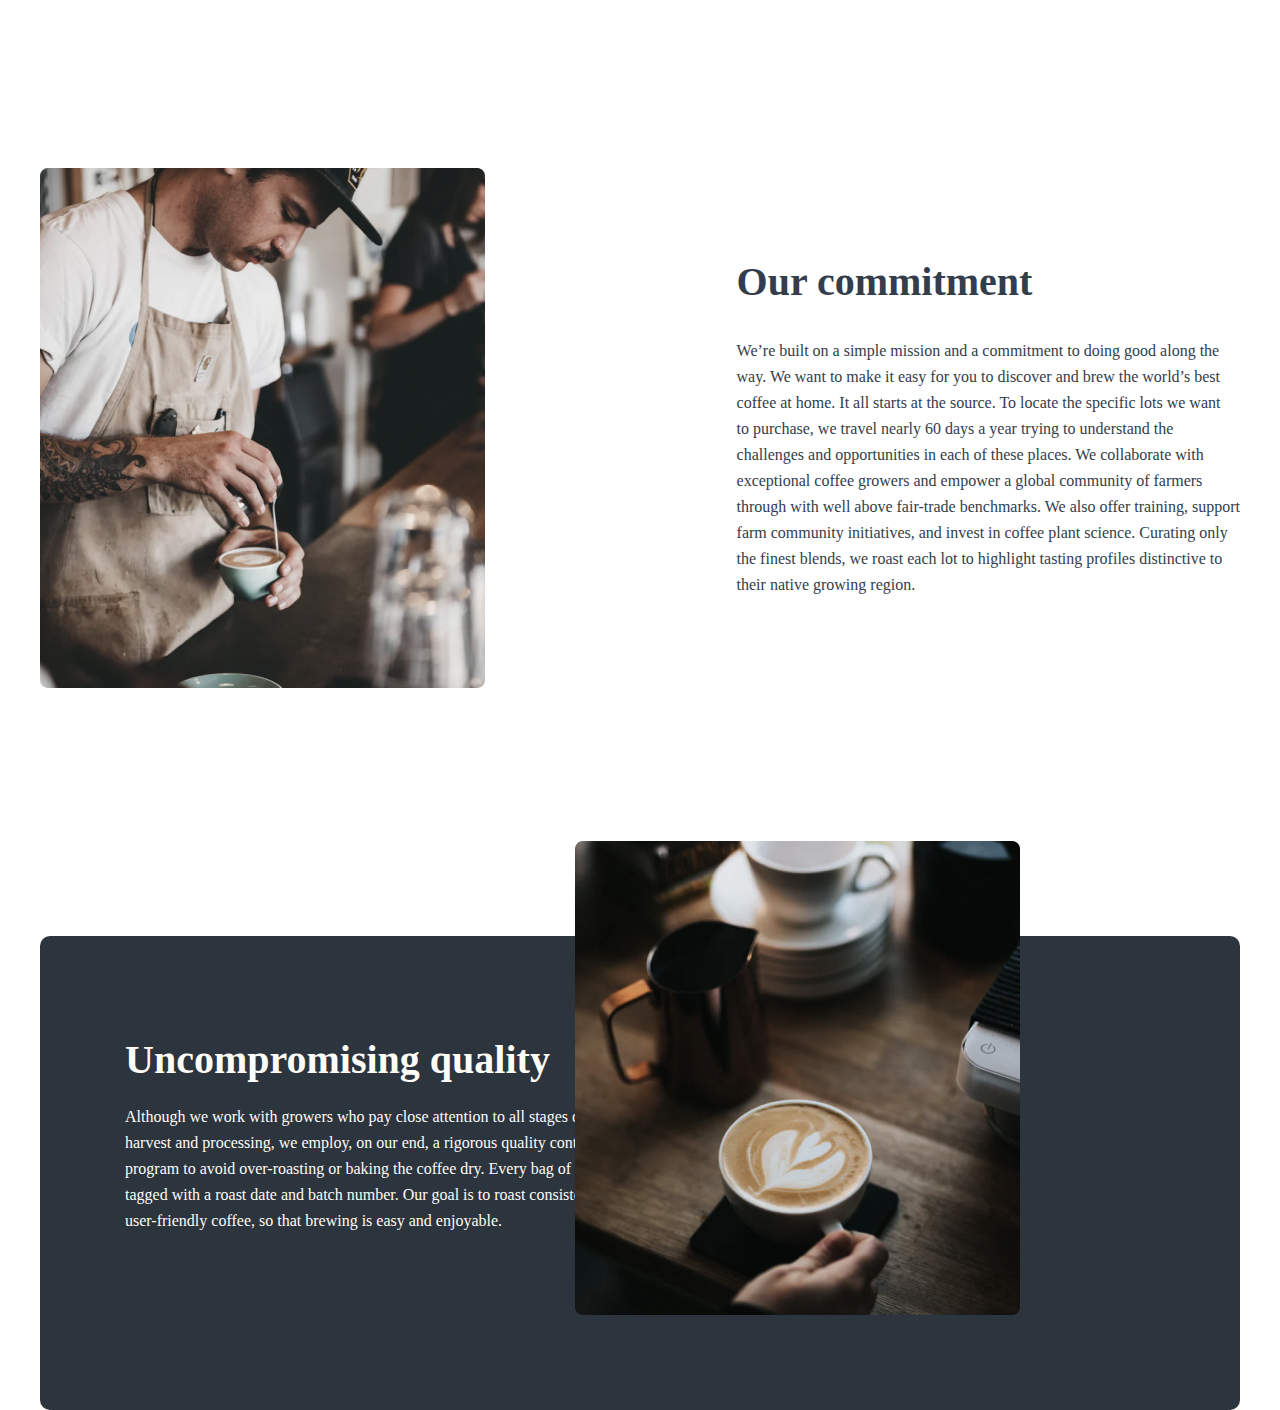
<file: about.html>
<!DOCTYPE html>
<html lang="en">
<head>
    <meta charset="UTF-8">
    <meta http-equiv="X-UA-Compatible" content="IE=edge">
    <meta name="viewport" content="width=device-width, initial-scale=1.0">
    <title>Document</title>
    <link rel="stylesheet" href="./css/main.css">
</head>
<body>
    <main>
        <section class="site-about-first-section">
            <div class="container">
                <div class="inner-about ">
                    <img class="desktop" src="./img/Bitmap.jpg" alt="coffee">
                    <img class="tablet" src="./img/tablet-about-png.png" alt="tablet-bg">
                    <img class="mobile" src="./img/mobile-coffee.jpg" alt="coffee">
                    <div class="info-about-first">
                        <h2>
                            Our commitment
                        </h2>
                        <p>
                            We’re built on a simple mission and a commitment to doing good along the <br>
                            way. We want to make it easy for you to discover and brew the world’s best <br>
                            coffee at home. It all starts at the source. To locate the specific lots we want <br> 
                            to purchase, we travel nearly 60 days a year trying to understand the <br>
                            challenges and opportunities in each of these places. We collaborate with <br>
                            exceptional coffee growers and empower a global community of farmers <br>
                            through with well above fair-trade benchmarks. We also offer training, support <br> 
                            farm community initiatives, and invest in coffee plant science. Curating only <br>
                            the finest blends, we roast each lot to highlight tasting profiles distinctive to <br>
                            their native growing region.
                        </p>
                    </div>
                </div>
            </div>
        </section>
        <section class="site-section-two">
            <div class="container">
                <div class="inner-section-two">
                    <div class="item-two">
                        <h3 class="coffee__info">
                            Uncompromising quality
                        </h3>   
                        <p class="coffee__text" > 
                            Although we work with growers who pay close attention to all stages of <br>
                            harvest and processing, we employ, on our end, a rigorous quality control <br>
                             program to avoid over-roasting or baking the coffee dry. Every bag of coffee is <br> 
                             tagged with a roast date and batch number. Our goal is to roast consistent, <br>
                             user-friendly coffee, so that brewing is easy and enjoyable.
                        </p>
                        <img class="coffee-images" src="./img/about-section-two-img.png" alt="Coffee">
                    </div>
                    
                </div>
            </div>
        </section>
    </main>
</body>
</html>
</file>
<file: css/main.css>
* {
  font-family: "Fraunces";
  padding: 0;
  margin: 0;
  box-sizing: border-box;
  list-style: none;
  text-decoration: none;
}

.container {
  max-width: 1240px;
  margin: 0 auto;
  padding: 0 20px;
}

.header-inner {
  padding: 45px 0 45px;
  align-items: center;
  display: flex;
  justify-content: space-between;
}

.header-pages-links {
  align-items: center;
  display: flex;
  gap: 33px;
}

.header-pages-links > a {
  font-weight: 700;
  font-size: 12px;
  line-height: 15px;
  color: #83888F;
}

.section-first {
  margin-bottom: 262px;
}

.main-inner {
  background-image: url(../img/coffee-bacground.png);
  background-repeat: no-repeat;
}

.card-coffee_title {
  padding-bottom: 32px;
  font-weight: 900;
  font-size: 72px;
  line-height: 72px;
  color: #FEFCF7;
}

.card-coffee_text {
  padding-bottom: 48px;
  font-weight: 400;
  font-size: 16px;
  line-height: 26px;
  color: #FEFCF7;
}

.card-coffee_link {
  transition: all 0.4s ease;
  padding: 16px 31px;
  font-weight: 900;
  font-size: 18px;
  line-height: 25px;
  text-align: center;
  color: #FEFCF7;
  background: #0E8784;
  border-radius: 6px;
}

.card-coffee_link:hover {
  font-weight: 900;
  font-size: 18px;
  line-height: 25px;
  text-align: center;
  color: #FEFCF7;
  background: #66D2CF;
  border-radius: 6px;
}

.main-inner {
  padding-bottom: 116px;
  padding-top: 117px;
  padding-left: 85px;
}

.section-2-inner {
  background-image: url("../img/bg-section-bg.png");
  background-repeat: no-repeat;
}

.section-2-inner > ul {
  justify-content: center;
  gap: 30px;
  text-align: center;
  display: flex;
  align-items: center;
}

.slide {
  position: relative;
  width: 20%;
  height: 80vh;
  -o-object-fit: cover;
     object-fit: cover;
  border-radius: 25px;
}

.slide p {
  position: absolute;
  opacity: 0;
  text-transform: uppercase;
}

.slide.active {
  width: 40%;
  transition: all 0.4s;
}

.slide.active p {
  transition: opacity 400ms;
  opacity: 100%;
}

.section-2-inner > ul > li > div > p {
  padding-top: 24px;
  text-align: center;
  align-items: center;
  justify-content: center;
}

.site-about-first-section {
  padding-top: 168px;
}

.inner-about {
  align-items: center;
  display: flex;
  justify-content: space-between;
}

.info-about-first {
  display: flex;
  flex-direction: column;
  gap: 32px;
}

.info-about-first > h2 {
  font-weight: 900;
  font-size: 40px;
  line-height: 48px;
  color: #333D4B;
}

.info-about-first {
  font-weight: 400;
  font-size: 16px;
  line-height: 26px;
  color: #333D4B;
}

.tablet {
  display: none;
}

.mobile {
  display: none;
}

.site-section-two {
  position: relative;
  margin-top: 248px;
}

.coffee-images {
  position: absolute;
  top: -20%;
  right: 260px;
}

.item-two {
  padding-left: 85px;
}

.inner-section-two {
  height: 474px;
  background: #2C343E;
  border-radius: 10px;
  display: flex;
  justify-content: space-between;
}

.coffee__info {
  padding-top: 100px;
  font-weight: 900;
  font-size: 40px;
  line-height: 48px;
  color: #FEFCF7;
}

.coffee__text {
  padding-top: 20px;
  font-weight: 400;
  font-size: 16px;
  line-height: 26px;
  color: #FEFCF7;
}

@media (min-width: 768px) and (max-width: 1024px) {
  .card-coffee_link {
    justify-content: center;
    align-items: center;
  }
  .main-inner {
    align-items: center;
    justify-content: center;
    padding-left: 85px;
  }
  .mobile {
    display: none;
  }
  .info-about-first > h2 {
    font-weight: 900;
    font-size: 32px;
    line-height: 48px;
    color: #333D4B;
  }
  .info-about-first > p {
    font-weight: 400;
    font-size: 15px;
    line-height: 25px;
    color: #333D4B;
  }
  .info-about-first {
    margin-left: 20px;
  }
  .tablet {
    display: block;
  }
  .desktop {
    display: none;
  }
  .section-2-inner > ul > li {
    width: 100%;
  }
  .footer-inner {
    flex-direction: column;
    gap: 50px;
  }
  .four-section-title {
    margin-top: -10%;
    align-items: center;
    display: flex;
    gap: 30px;
    flex-direction: column;
    justify-content: center;
  }
  .xizmatlar {
    justify-content: center;
  }
  .four-section-title > li {
    width: 573px;
    text-align: center;
    height: 180px;
    background: #0E8784;
    border-radius: 8px;
  }
  .inner-four-section {
    justify-content: center;
  }
  .great-coffee-bg {
    background-image: url("../img/bacground-coffee-tablet.png");
  }
  .paket {
    justify-content: center;
  }
  .section-2-inner > ul {
    width: 570px;
    margin: 0 auto;
    flex-direction: column;
    align-items: center;
    justify-content: center;
  }
  .section-2-inner > ul > li {
    display: flex;
    align-items: center;
    justify-content: center;
    text-align: center;
  }
  .icon {
    justify-content: center;
    text-align: center;
  }
}
.inner-selected {
  background-image: url("../img/selected-section-bg.png");
  height: 577px;
}

.selected-section {
  margin-top: 188px;
}

.selected-logo {
  gap: 32px;
  padding-top: 100px;
  display: flex;
  flex-direction: column;
  text-align: center;
  align-items: center;
}

.selected-logo > h3 {
  font-weight: 900;
  font-size: 40px;
  line-height: 48px;
  color: #FEFCF7;
}

.selected-logo > p {
  font-weight: 400;
  font-size: 16px;
  line-height: 26px;
  color: #FEFCF7;
}

.four-section-title {
  margin-top: -20%;
  justify-content: center;
  display: flex;
  gap: 30px;
}

.four-section-title > li {
  text-align: center;
  width: 350px;
  height: 382px;
  background: #0E8784;
  border-radius: 8px;
}

.four-section-title > li > img {
  padding-top: 72px;
  padding-bottom: 54px;
}

.four-section-title > li > p {
  padding-top: 24px;
  font-weight: 400;
  font-size: 16px;
  line-height: 26px;
  text-align: center;
  color: #FEFCF7;
}

.four-section-title > li > h3 {
  font-weight: 900;
  font-size: 24px;
  line-height: 32px;
  text-align: center;
  color: #FEFCF7;
}

.logo-last-section {
  padding-bottom: 80px;
  font-weight: 900;
  font-size: 24px;
  line-height: 32px;
  color: #83888F;
}

.last-section {
  margin-top: 200px;
}

.line-setting {
  justify-content: center;
}

.action {
  margin-top: 67px;
}

.action > ul {
  margin-bottom: 79px;
  display: flex;
  gap: 95px;
}

.action > ul > li > h5 {
  font-weight: 900;
  font-size: 32px;
  line-height: 36px;
  color: #333D4B;
}

.action > ul > li {
  display: flex;
  flex-direction: column;
  gap: 40px;
}

.action > ul > li > p {
  font-weight: 400;
  font-size: 16px;
  line-height: 26px;
  color: #333D4B;
}

.line-last {
  margin-left: 15px;
  position: absolute;
  margin-bottom: 67px;
  border: 2px solid #FDD6BA;
  width: 760px;
}

.line-last > img {
  position: absolute;
}

.oval {
  position: absolute;
  gap: 349px;
  display: flex;
}

.link-selected {
  transition: all 0.4s ease;
  justify-content: center;
  padding: 16px 31px;
  font-weight: 900;
  font-size: 18px;
  line-height: 25px;
  text-align: center;
  color: #FEFCF7;
  background: #0E8784;
  border-radius: 6px;
}

.link-selected:hover {
  font-weight: 900;
  font-size: 18px;
  line-height: 25px;
  text-align: center;
  color: #FEFCF7;
  background: #66D2CF;
  border-radius: 6px;
}

.last-container {
  display: flex;
  justify-content: center;
}

.footer-inner {
  align-items: center;
  background-color: #2C343E;
  padding: 45px 84px 45px 84px;
  justify-content: space-between;
  display: flex;
}

.icon {
  gap: 24px;
  display: flex;
  align-items: center;
}

.site-footer {
  margin-top: 200px;
}

.links-footer {
  display: flex;
  gap: 103px;
}

.hamburger {
  display: none;
}

@media (max-width: 767px) {
  .main-inner {
    align-items: center;
    justify-content: center;
    padding-left: 0px;
  }
  .card-coffee_link {
    justify-content: center;
    align-items: center;
    margin-left: 35%;
  }
  .desktop {
    display: none;
  }
  .mobile {
    display: block;
  }
  .info-about-first {
    margin-top: 48px;
    width: 100%;
  }
  .inner-about {
    flex-direction: column;
    align-items: center;
  }
  .info-about-first > h2 {
    font-weight: 900;
    font-size: 32px;
    line-height: 48px;
    text-align: center;
    text-align: center;
    justify-content: center;
  }
  .info-about-first > p {
    font-weight: 400;
    font-size: 15px;
    line-height: 25px;
    text-align: center;
    color: #333D4B;
    text-align: center;
    justify-content: center;
  }
  .action > ul {
    flex-direction: column;
    align-items: center;
    justify-content: center;
  }
  .action > ul > li {
    align-items: center;
    text-align: center;
  }
  .last-inner > span {
    display: none;
  }
  .line-last {
    display: none;
  }
  .oval {
    display: none;
  }
  .footer-inner {
    flex-direction: column;
    gap: 50px;
  }
  .four-section-title {
    margin-top: -2%;
    align-items: center;
    display: flex;
    gap: 30px;
    flex-direction: column;
    justify-content: center;
  }
  .xizmatlar {
    justify-content: center;
  }
  .four-section-title > li {
    width: 279px;
    text-align: center;
    height: 382px;
    background: #0E8784;
    border-radius: 8px;
  }
  .inner-four-section {
    justify-content: center;
  }
  .paket {
    justify-content: center;
  }
  .section-2-inner > ul {
    justify-content: center;
    flex-direction: column;
  }
  .section-2-inner > ul > li {
    flex-direction: column;
    align-items: center;
    text-align: center;
  }
  .section-2-inner > ul > li > div > p {
    text-align: center;
    align-items: center;
  }
  .coffee-footer {
    width: 217px;
    height: 24px;
  }
  .icon {
    justify-content: center;
    text-align: center;
  }
  .header-pages-links {
    display: none;
  }
  .hamburger {
    display: block;
  }
  .header-inner {
    padding-top: 32px;
  }
  .main-inner > h2 {
    text-align: center;
    justify-content: center;
  }
  .main-inner > p {
    text-align: center;
    justify-content: center;
  }
  .card-coffee_link {
    justify-content: center;
    text-align: center;
  }
  .main-inner {
    justify-content: center;
  }
  .main-inner {
    background-image: url("../img/mobile-bg.png");
    background-repeat: no-repeat;
  }
  .inner-selected {
    height: 327px;
  }
  .selected-logo > p {
    padding-bottom: 60px;
  }
}/*# sourceMappingURL=main.css.map */
</file>
